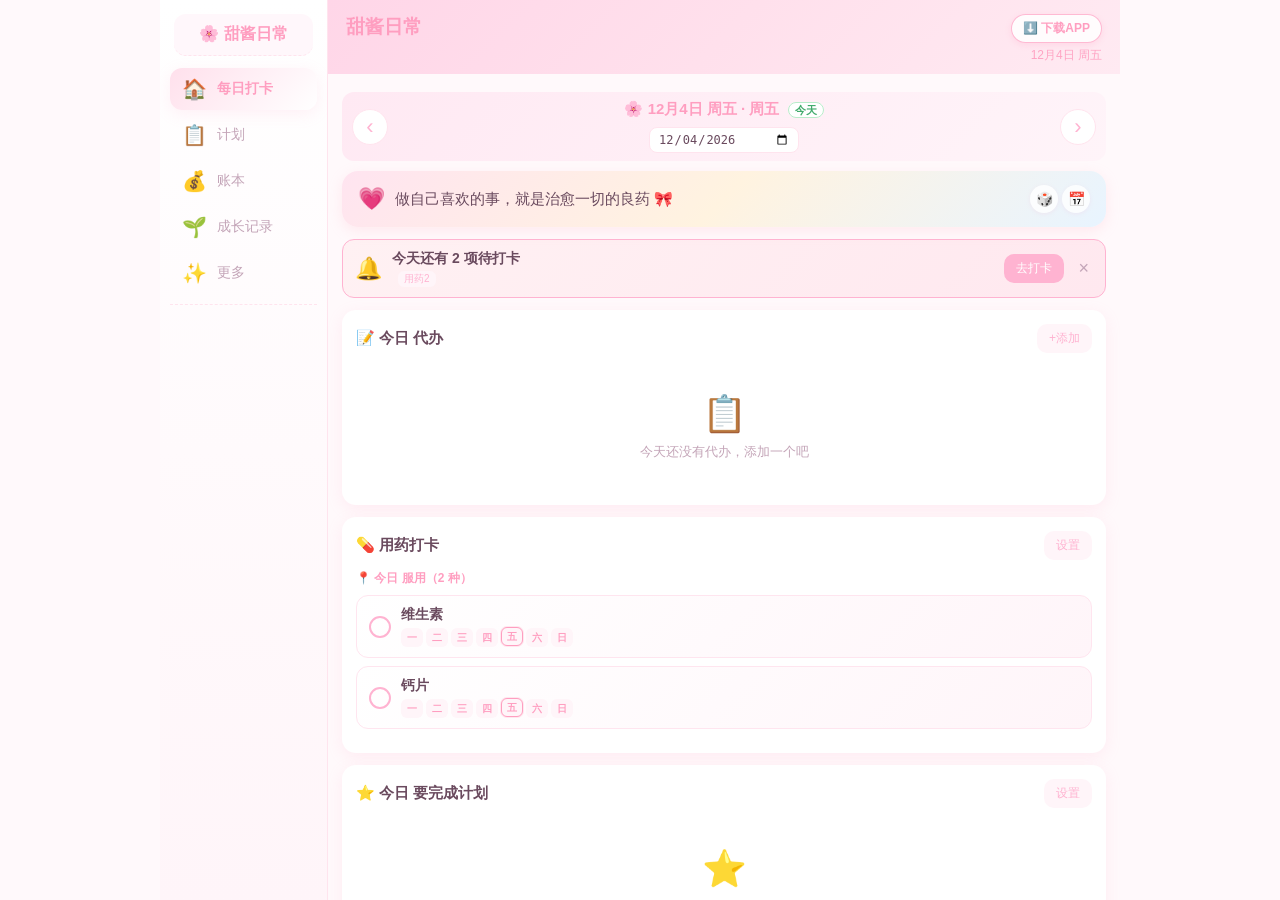
<file: index.html>
<!DOCTYPE html>
<html lang="zh-CN">
<head>
  <meta charset="UTF-8" />
  <meta name="viewport" content="width=device-width, initial-scale=1.0, maximum-scale=1.0, user-scalable=no, viewport-fit=cover" />
  <meta name="theme-color" content="#ff8fab" />
  <meta name="description" content="甜酱的日常记录：打卡、计划、记账、宝宝成长、出门清单、体重、衣物消耗品" />
  <!-- PWA -->
  <link rel="manifest" href="manifest.json" />
  <meta name="apple-mobile-web-app-capable" content="yes" />
  <meta name="apple-mobile-web-app-status-bar-style" content="default" />
  <meta name="apple-mobile-web-app-title" content="甜酱日常" />
  <link rel="apple-touch-icon" href="apple-touch-icon.png" />
  <link rel="icon" type="image/png" sizes="32x32" href="favicon.png" />
  <link rel="icon" type="image/png" sizes="192x192" href="icon-192.png" />
  <title>甜酱日常</title>
  <link rel="stylesheet" href="styles.css?v=32" />
</head>
<body>
  <div id="app">
    <!-- 左侧导航 -->
    <nav class="side-nav">
      <div class="nav-brand">🌸 甜酱日常</div>
      <button class="nav-item active" data-tab="home">
        <span class="nav-icon">🏠</span><span class="nav-label">每日打卡</span>
      </button>
      <button class="nav-item" data-tab="plan">
        <span class="nav-icon">📋</span><span class="nav-label">计划</span>
      </button>
      <button class="nav-item" data-tab="account">
        <span class="nav-icon">💰</span><span class="nav-label">账本</span>
      </button>
      <button class="nav-item" data-tab="growth">
        <span class="nav-icon">🌱</span><span class="nav-label">成长记录</span>
      </button>
      <button class="nav-item" data-tab="more">
        <span class="nav-icon">✨</span><span class="nav-label">更多</span>
      </button>
      <!-- 二级子目录（动态渲染） -->
      <div id="subNav" class="sub-nav"></div>
    </nav>

    <!-- 右侧主区 -->
    <div class="main-wrap">
      <!-- 顶部标题 -->
      <header class="top-bar">
        <h1 id="pageTitle">甜酱日常</h1>
        <div class="top-bar-right">
          <button class="btn-download-app" onclick="downloadApp()" title="下载APP到本地">⬇️ 下载APP</button>
          <div class="date" id="todayDate"></div>
        </div>
      </header>

      <!-- 内容区 -->
      <main id="content"></main>
    </div>
  </div>

  <!-- 弹窗容器 -->
  <div id="modalRoot"></div>

  <script src="app.js?v=32"></script>
  <script>
    // 注册 Service Worker 实现离线访问 + 自动更新
    if ('serviceWorker' in navigator) {
      window.addEventListener('load', () => {
        navigator.serviceWorker.register('sw.js').then(reg => {
          // 检测到新 SW 等待激活时，提示用户刷新
          reg.addEventListener('updatefound', () => {
            const newWorker = reg.installing;
            if (newWorker) {
              newWorker.addEventListener('statechange', () => {
                if (newWorker.state === 'installed' && navigator.serviceWorker.controller) {
                  // 新版本已下载，提示刷新
                  showUpdateToast();
                }
              });
            }
          });
          // 每 30 分钟检查一次更新
          setInterval(() => reg.update(), 1800000);
        }).catch(() => {});
        // 监听控制器变更（新 SW 已接管），自动刷新
        let refreshing = false;
        navigator.serviceWorker.addEventListener('controllerchange', () => {
          if (!refreshing) {
            refreshing = true;
            window.location.reload();
          }
        });
      });
    }
    // 更新提示弹窗
    function showUpdateToast() {
      const t = document.createElement('div');
      t.style.cssText = 'position:fixed;top:16px;left:50%;transform:translateX(-50%);background:#333;color:#fff;padding:12px 20px;border-radius:24px;font-size:14px;z-index:99999;box-shadow:0 4px 16px rgba(0,0,0,.3);display:flex;align-items:center;gap:10px;';
      t.innerHTML = '<span>✨ 发现新版本</span><button onclick="window.location.reload()" style="background:#ff6b9d;color:#fff;border:none;padding:6px 16px;border-radius:14px;font-size:13px;cursor:pointer;">立即更新</button>';
      document.body.appendChild(t);
      setTimeout(() => t.remove(), 15000);
    }
  </script>
</body>
</html>
</file>
<file: styles.css>
:root {
  --pink: #ffb3d1;
  --pink-deep: #ff9ec0;
  --pink-light: #ffe0ec;
  --pink-soft: #fff5f9;
  --pink-mint: #fff7fb;
  --cream: #fff9fb;
  --text: #6a4a5e;
  --text-light: #c4a5b8;
  --border: #ffe4ee;
  --green: #9ee0b5;
  --orange: #ffc499;
  --red: #ffa6b4;
  --shadow: 0 4px 16px rgba(255, 158, 192, 0.14);
}

* {
  margin: 0;
  padding: 0;
  box-sizing: border-box;
  -webkit-tap-highlight-color: transparent;
}

html, body {
  height: 100%;
  font-family: -apple-system, BlinkMacSystemFont, "PingFang SC", "Microsoft YaHei", sans-serif;
  background: var(--cream);
  color: var(--text);
  font-size: 15px;
  -webkit-font-smoothing: antialiased;
}

#app {
  display: flex;
  flex-direction: row;
  height: 100vh;
  max-width: 960px;
  margin: 0 auto;
  background: var(--cream);
  position: relative;
}

/* 左侧导航 */
.side-nav {
  width: 168px;
  flex-shrink: 0;
  background: linear-gradient(180deg, #fff 0%, var(--pink-soft) 100%);
  border-right: 1px solid var(--border);
  display: flex;
  flex-direction: column;
  padding: 14px 10px 10px;
  overflow-y: auto;
}
.side-nav .nav-brand {
  font-size: 16px;
  font-weight: 700;
  color: var(--pink-deep);
  text-align: center;
  padding: 6px 0 12px;
  border-bottom: 1px dashed var(--border);
  margin-bottom: 8px;
  background: var(--pink-mint);
  border-radius: 12px;
  margin: 0 4px 12px;
  padding: 10px 6px;
}
.nav-item {
  background: none;
  border: none;
  padding: 11px 12px;
  display: flex;
  align-items: center;
  gap: 10px;
  color: var(--text-light);
  cursor: pointer;
  font-size: 14px;
  font-weight: 500;
  border-radius: 12px;
  transition: all 0.2s;
  text-align: left;
  width: 100%;
  margin-bottom: 4px;
}
.nav-item .nav-icon {
  font-size: 20px;
  line-height: 1;
  flex-shrink: 0;
}
.nav-item .nav-label { flex: 1; }
.nav-item:active { background: var(--pink-mint); }
.nav-item.active {
  color: var(--pink-deep);
  background: linear-gradient(135deg, var(--pink-light), #fff);
  box-shadow: var(--shadow);
  font-weight: 600;
}

/* 左侧二级导航（子目录） */
.sub-nav {
  margin-top: 6px;
  padding-top: 8px;
  border-top: 1px dashed var(--border);
}
.sub-nav-title {
  font-size: 10px;
  color: var(--text-light);
  padding: 4px 12px 6px;
  letter-spacing: 0.5px;
}
.sub-nav-item {
  background: none;
  border: none;
  padding: 8px 12px 8px 24px;
  display: flex;
  align-items: center;
  gap: 8px;
  color: var(--text-light);
  cursor: pointer;
  font-size: 13px;
  border-radius: 10px;
  transition: all 0.2s;
  text-align: left;
  width: 100%;
  margin-bottom: 2px;
}
.sub-nav-item .sn-icon { font-size: 16px; flex-shrink: 0; }
.sub-nav-item:active { background: var(--pink-mint); }
.sub-nav-item.active {
  color: var(--pink-deep);
  background: var(--pink-soft);
  font-weight: 600;
}
@media (max-width: 560px) {
  .sub-nav-item { flex-direction: column; padding: 6px 2px; font-size: 9px; text-align: center; justify-content: center; gap: 2px; }
  .sub-nav-item .sn-icon { font-size: 18px; }
}

/* 右侧主区 */
.main-wrap {
  flex: 1;
  display: flex;
  flex-direction: column;
  min-width: 0;
}

/* 顶部 */
.top-bar {
  padding: 14px 18px 10px;
  background: linear-gradient(135deg, #ffd6e8 0%, #ffe0ec 50%, #ffeaf2 100%);
  color: var(--pink-deep);
  flex-shrink: 0;
  display: flex;
  align-items: flex-start;
  justify-content: space-between;
  gap: 10px;
}
.top-bar h1 {
  font-size: 19px;
  font-weight: 600;
}
.top-bar-right {
  display: flex;
  flex-direction: column;
  align-items: flex-end;
  gap: 4px;
}
.top-bar .date {
  font-size: 12px;
  opacity: 0.92;
  margin-top: 0;
}
.btn-download-app {
  appearance: none;
  border: 1px solid rgba(255,105,160,0.45);
  background: rgba(255,255,255,0.85);
  color: var(--pink-deep);
  border-radius: 999px;
  padding: 5px 11px;
  font-size: 12px;
  font-weight: 600;
  cursor: pointer;
  box-shadow: 0 2px 6px rgba(255,120,170,0.15);
  white-space: nowrap;
}
.btn-download-app:active { transform: scale(0.96); }

/* 内容区 */
#content {
  flex: 1;
  overflow-y: auto;
  padding: 14px 14px 24px;
  -webkit-overflow-scrolling: touch;
}

/* 窄屏：左侧导航收窄为图标条 */
@media (max-width: 560px) {
  #app { flex-direction: row; }
  .side-nav { width: 64px; padding: 12px 6px; }
  .side-nav .nav-brand { font-size: 11px; padding: 8px 2px; }
  .nav-item { flex-direction: column; gap: 3px; padding: 8px 2px; font-size: 10px; text-align: center; justify-content: center; }
  .nav-item .nav-icon { font-size: 22px; }
  .nav-item .nav-label { width: 100%; text-align: center; font-size: 10px; }
}

/* 通用卡片 */
.card {
  background: #fff;
  border-radius: 14px;
  padding: 14px;
  margin-bottom: 12px;
  box-shadow: var(--shadow);
}
.card-title {
  font-size: 15px;
  font-weight: 600;
  margin-bottom: 10px;
  display: flex;
  align-items: center;
  justify-content: space-between;
}
.card-title .title-left {
  display: flex;
  align-items: center;
  gap: 6px;
}

/* 按钮 */
.btn {
  background: var(--pink);
  color: #fff;
  border: none;
  border-radius: 10px;
  padding: 9px 16px;
  font-size: 14px;
  cursor: pointer;
  font-weight: 500;
  transition: opacity 0.2s;
}
.btn:active { opacity: 0.8; }
.btn-sm {
  padding: 6px 12px;
  font-size: 12px;
}
.btn-ghost {
  background: var(--pink-soft);
  color: var(--pink);
}
.btn-danger {
  background: #fff0f0;
  color: var(--red);
}
.btn-block {
  width: 100%;
  padding: 11px;
  font-size: 15px;
}

/* 输入 */
.input, .select, .textarea {
  width: 100%;
  border: 1.5px solid var(--border);
  border-radius: 10px;
  padding: 9px 12px;
  font-size: 14px;
  background: #fff;
  color: var(--text);
  font-family: inherit;
}
.input:focus, .select:focus, .textarea:focus {
  outline: none;
  border-color: var(--pink);
}
.textarea { resize: none; min-height: 60px; }
.field { margin-bottom: 10px; }
.field label {
  display: block;
  font-size: 12px;
  color: var(--text-light);
  margin-bottom: 4px;
}
.row { display: flex; gap: 8px; }
.row > * { flex: 1; }

/* 打卡圆点 */
.check-grid {
  display: grid;
  grid-template-columns: repeat(2, 1fr);
  gap: 8px;
}
.check-item {
  display: flex;
  align-items: center;
  gap: 8px;
  padding: 10px;
  border-radius: 10px;
  background: var(--pink-soft);
  cursor: pointer;
  transition: background 0.2s;
}
.check-item.done {
  background: #e3f7e9;
}
.check-circle {
  width: 22px;
  height: 22px;
  border-radius: 50%;
  border: 2px solid var(--pink);
  display: flex;
  align-items: center;
  justify-content: center;
  flex-shrink: 0;
  color: #fff;
  font-size: 12px;
}
.check-item.done .check-circle {
  background: var(--green);
  border-color: var(--green);
}
.check-item .check-text {
  font-size: 13px;
}

/* ============ 用药卡片 & 周几标签 ============ */
.med-section-title {
  font-size: 12px;
  font-weight: 600;
  color: var(--pink-deep);
  margin: 4px 0 8px;
}
.med-section-title.dim {
  color: var(--text-light);
}
.med-grid {
  display: grid;
  grid-template-columns: repeat(1, 1fr);
  gap: 8px;
  margin-bottom: 10px;
}
.med-item {
  display: flex;
  align-items: center;
  gap: 10px;
  padding: 10px 12px;
  border-radius: 12px;
  background: linear-gradient(135deg, #fff 0%, #fff5f9 100%);
  cursor: pointer;
  border: 1px solid #ffe5ef;
  transition: background .2s;
}
.med-item.done {
  background: linear-gradient(135deg, #fff 0%, #eafbe9 100%);
  border-color: #c6ecc4;
}
.med-item.is-rest {
  opacity: .7;
  background: #fafafa;
  border-color: #eee;
}
.med-info {
  flex: 1;
  min-width: 0;
}
.med-name {
  font-size: 14px;
  font-weight: 600;
  color: var(--text);
  margin-bottom: 4px;
  word-break: break-word;
}
.med-rest-tag {
  font-size: 10px;
  color: var(--text-light);
  background: #eee;
  padding: 1px 6px;
  border-radius: 8px;
  font-weight: 500;
  margin-left: 4px;
  vertical-align: middle;
}
.med-wd-row {
  display: flex;
  gap: 3px;
  flex-wrap: wrap;
}
.wd-pill {
  font-size: 10px;
  padding: 1px 5px;
  border-radius: 6px;
  line-height: 1.5;
  border: 1px solid transparent;
}
.wd-pill.on {
  background: var(--pink-soft);
  color: var(--pink-deep);
  font-weight: 600;
}
.wd-pill.off {
  background: #f5f5f5;
  color: #bbb;
  text-decoration: line-through;
}
.wd-pill.today {
  border-color: var(--pink-deep);
  transform: translateY(-1px);
  box-shadow: 0 0 0 1px rgba(255,107,157,.15);
}
/* 用药设置弹窗里的一行 */
.med-edit-tip {
  font-size: 12px;
  color: var(--text-light);
  margin-bottom: 8px;
  padding: 6px 8px;
  background: var(--pink-soft);
  border-radius: 8px;
}
.med-edit-row {
  display: flex;
  align-items: center;
  gap: 8px;
  padding: 8px;
  border-radius: 10px;
  background: #fafafa;
  margin-bottom: 6px;
}
.med-edit-name {
  flex: 1;
  min-width: 0;
}
.wd-check-row {
  display: flex;
  gap: 3px;
  align-items: center;
  flex-wrap: wrap;
}
.wd-check {
  font-size: 11px;
  padding: 3px 5px;
  border-radius: 6px;
  background: #eee;
  color: #aaa;
  cursor: pointer;
  user-select: none;
  min-width: 22px;
  text-align: center;
  font-weight: 600;
  transition: all .15s;
}
.wd-check.on {
  background: var(--pink);
  color: #fff;
}

/* 代办列表 */
.todo-item {
  display: flex;
  align-items: center;
  gap: 8px;
  padding: 9px 0;
  border-bottom: 1px solid var(--border);
}
.todo-item:last-child { border-bottom: none; }
.todo-item .checkbox {
  width: 20px;
  height: 20px;
  border-radius: 6px;
  border: 2px solid var(--border);
  flex-shrink: 0;
  cursor: pointer;
  display: flex;
  align-items: center;
  justify-content: center;
  color: #fff;
  font-size: 11px;
}
.todo-item.done .checkbox {
  background: var(--green);
  border-color: var(--green);
}
.todo-item .todo-text { flex: 1; font-size: 14px; }
.todo-item.done .todo-text {
  text-decoration: line-through;
  color: var(--text-light);
}
.todo-item .del-btn {
  background: none;
  border: none;
  color: var(--red);
  font-size: 16px;
  cursor: pointer;
  padding: 0 4px;
}

/* 统计条 */
.stat-row {
  display: flex;
  flex-wrap: wrap;
  gap: 8px;
  margin-bottom: 12px;
}
.stat-box {
  flex: 1 1 0;
  min-width: 70px;
  background: var(--pink-soft);
  border-radius: 12px;
  padding: 12px 8px;
  text-align: center;
}
.stat-box .num {
  font-size: 20px;
  font-weight: 700;
  color: var(--pink);
}
.stat-box .label {
  font-size: 11px;
  color: var(--text-light);
  margin-top: 2px;
}

/* 列表项 */
.list-item {
  position: relative;
  display: flex;
  align-items: center;
  gap: 10px;
  padding: 10px 0;
  border-bottom: 1px solid var(--border);
}
.list-item:last-child { border-bottom: none; }
.list-item img.thumb {
  width: 48px;
  height: 48px;
  border-radius: 8px;
  object-fit: cover;
  background: var(--border);
}
.list-item .item-main { flex: 1; min-width: 0; }
.list-item .item-title {
  font-size: 14px;
  font-weight: 500;
  overflow: hidden;
  text-overflow: ellipsis;
  white-space: nowrap;
}
.list-item .item-sub {
  font-size: 12px;
  color: var(--text-light);
  margin-top: 2px;
}
.list-item .item-right {
  text-align: right;
  font-size: 13px;
  font-weight: 600;
}

/* 子标签页 */
.sub-tabs {
  display: flex;
  flex-wrap: wrap;
  gap: 6px;
  margin-bottom: 12px;
  padding-bottom: 2px;
}
.sub-tab {
  background: #fff;
  border: 1.5px solid var(--border);
  border-radius: 20px;
  padding: 6px 14px;
  font-size: 13px;
  cursor: pointer;
  color: var(--text-light);
  transition: all 0.2s;
}
.sub-tab.active {
  background: var(--pink);
  color: #fff;
  border-color: var(--pink);
}

/* 空状态 */
.empty {
  text-align: center;
  padding: 30px 10px;
  color: var(--text-light);
  font-size: 13px;
}
.empty .emoji { font-size: 36px; display: block; margin-bottom: 8px; }

/* 浮动添加按钮 */
.fab {
  position: absolute;
  right: 16px;
  bottom: 20px;
  width: 50px;
  height: 50px;
  border-radius: 50%;
  background: linear-gradient(135deg, var(--pink), var(--pink-deep));
  color: #fff;
  border: none;
  font-size: 26px;
  box-shadow: 0 4px 14px rgba(255, 158, 192, 0.4);
  cursor: pointer;
  z-index: 10;
  display: flex;
  align-items: center;
  justify-content: center;
}

/* 弹窗 */
.modal-mask {
  position: fixed;
  inset: 0;
  background: rgba(0, 0, 0, 0.4);
  display: flex;
  align-items: flex-end;
  justify-content: center;
  z-index: 100;
  animation: fade 0.2s;
}
.modal {
  background: #fff;
  width: 100%;
  max-width: 480px;
  border-radius: 18px 18px 0 0;
  padding: 16px;
  max-height: 85vh;
  overflow-y: auto;
  animation: slideUp 0.25s;
}
.modal-head {
  display: flex;
  justify-content: space-between;
  align-items: center;
  margin-bottom: 12px;
}
.modal-head h3 { font-size: 16px; }
.modal-close {
  background: none;
  border: none;
  font-size: 22px;
  color: var(--text-light);
  cursor: pointer;
}
@keyframes fade { from { opacity: 0; } }
@keyframes slideUp { from { transform: translateY(100%); } }

/* 图片预览 */
.img-preview {
  width: 100%;
  border-radius: 10px;
  margin-top: 8px;
  max-height: 180px;
  object-fit: cover;
}
.img-grid {
  display: grid;
  grid-template-columns: repeat(3, 1fr);
  gap: 6px;
  margin-top: 8px;
}
.img-grid img {
  width: 100%;
  aspect-ratio: 1;
  object-fit: cover;
  border-radius: 8px;
}

/* 利润标签 */
.profit-pos { color: var(--green); }
.profit-neg { color: var(--red); }

/* 进度条 */
.progress-bar {
  height: 8px;
  background: var(--border);
  border-radius: 4px;
  overflow: hidden;
  margin-top: 6px;
}
.progress-fill {
  height: 100%;
  background: linear-gradient(90deg, var(--pink), #ffb3c6);
  border-radius: 4px;
  transition: width 0.3s;
}

/* 消耗品数量 */
.stock-low { color: var(--orange); }
.stock-empty { color: var(--red); }

/* 章节标题 */
.section-head {
  font-size: 13px;
  color: var(--text-light);
  margin: 4px 4px 8px;
  font-weight: 500;
}

/* tag */
.tag {
  display: inline-block;
  padding: 2px 8px;
  border-radius: 10px;
  font-size: 11px;
  background: var(--pink-soft);
  color: var(--pink);
}
.tag-green { background: #e3f7e9; color: var(--green); }
.tag-orange { background: #fff0e0; color: var(--orange); }
.tag-red { background: #ffe9e9; color: var(--red); }

/* 月历 */
.cal-head {
  display: flex;
  align-items: center;
  justify-content: space-between;
  margin-bottom: 12px;
}
.cal-title {
  font-size: 16px;
  font-weight: 600;
  display: flex;
  align-items: center;
}
.cal-nav {
  width: 36px;
  height: 36px;
  border-radius: 50%;
  border: 1.5px solid var(--border);
  background: #fff;
  font-size: 22px;
  color: var(--pink);
  cursor: pointer;
  line-height: 1;
  display: flex;
  align-items: center;
  justify-content: center;
}
.cal-nav:active { background: var(--pink-soft); }

/* 计划页(daily/weekly/monthly)导航栏 */
.plan-nav {
  display: flex;
  align-items: center;
  justify-content: space-between;
  margin-bottom: 8px;
  gap: 8px;
}
.plan-nav-mid {
  flex: 1;
  text-align: center;
  display: flex;
  flex-direction: column;
  align-items: center;
  gap: 4px;
}
.plan-date-input {
  font-size: 12px;
  padding: 4px 8px;
  border: 1px solid var(--border);
  border-radius: 8px;
  background: #fff;
  color: var(--text);
  width: 150px;
  max-width: 100%;
}

/* routine 每周频率编辑行 */
.routine-edit-row {
  display: flex;
  align-items: center;
  gap: 8px;
  padding: 8px 0;
  border-bottom: 1px dashed var(--border);
}
.routine-edit-row:last-child { border-bottom: none; }
.routine-edit-row > .input {
  flex: 1;
  min-width: 0;
}
.routine-edit-row .wd-row {
  display: flex;
  flex-wrap: wrap;
  gap: 3px;
  flex-shrink: 0;
}
.routine-edit-row .del-btn {
  flex-shrink: 0;
}

.cal-grid {
  display: grid;
  grid-template-columns: repeat(7, 1fr);
  gap: 4px;
  margin-top: 8px;
}
.cal-wk {
  text-align: center;
  font-size: 12px;
  color: var(--text-light);
  padding: 6px 0;
  font-weight: 600;
}
.cal-wk:first-child,
.cal-wk:last-child {
  color: var(--pink);
}
.cal-cell {
  aspect-ratio: 1 / 1.65;
  min-height: 96px;
  border-radius: 10px;
  padding: 6px 7px;
  background: var(--pink-soft);
  cursor: pointer;
  display: flex;
  flex-direction: column;
  position: relative;
  overflow: hidden;
  transition: transform 0.15s;
}
.cal-cell:active { transform: scale(0.95); }
.cal-cell.empty {
  background: transparent;
  cursor: default;
  min-height: 0;
  aspect-ratio: auto;
}
.cal-cell.empty:active { transform: none; }
.cal-cell.today {
  background: var(--pink);
}
.cal-cell.today .cal-date { color: #fff; font-weight: 700; }
.cal-cell.today .cal-preview { color: rgba(255, 255, 255, 0.92); }
.cal-cell.today .cal-count { color: rgba(255, 255, 255, 0.95); }
.cal-cell.has-rec {
  box-shadow: inset 0 0 0 1.5px var(--pink);
}
.cal-cell.today.has-rec {
  box-shadow: inset 0 0 0 1.5px #fff;
}
.cal-date {
  font-size: 13px;
  font-weight: 600;
  color: var(--text);
}
.cal-preview {
  font-size: 11px;
  color: var(--text-light);
  margin-top: 3px;
  line-height: 1.3;
  overflow: hidden;
  text-overflow: ellipsis;
  display: -webkit-box;
  -webkit-line-clamp: 5;
  -webkit-box-orient: vertical;
  white-space: normal;
  word-break: break-all;
  flex: 1;
}
.cal-count {
  position: absolute;
  bottom: 4px;
  right: 5px;
  font-size: 10px;
  color: var(--pink);
  background: rgba(255, 255, 255, 0.9);
  padding: 1px 6px;
  border-radius: 10px;
}
.cal-count.todo { color: var(--orange); }

/* 月历一览：日期小徽章 */
.cal-day-badge {
  width: 32px;
  height: 32px;
  border-radius: 50%;
  background: var(--pink);
  color: #fff;
  display: flex;
  align-items: center;
  justify-content: center;
  font-size: 13px;
  font-weight: 700;
  flex-shrink: 0;
}

/* ============ 图表 ============ */
.week-chart {
  margin-top: 12px;
}
.chart-grid {
  display: grid;
  grid-template-columns: repeat(7, 1fr);
  align-items: end;
  gap: 4px;
  padding: 8px 0 4px;
  min-height: 180px;
}
.chart-col {
  display: flex;
  flex-direction: column;
  align-items: center;
  gap: 3px;
}
.chart-bar-wrap {
  width: 100%;
  height: 130px;
  background: var(--bg);
  border-radius: 6px;
  display: flex;
  align-items: flex-end;
  justify-content: center;
  padding: 2px;
  overflow: hidden;
}
.chart-bar {
  width: 70%;
  background: linear-gradient(180deg, var(--pink) 0%, #ffb3c6 100%);
  border-radius: 5px 5px 3px 3px;
  min-height: 3px;
  transition: height 0.4s;
}
.chart-pct {
  font-size: 10px;
  font-weight: 600;
  line-height: 1;
}
.chart-label {
  font-size: 11px;
  color: var(--text);
  text-align: center;
  line-height: 1.2;
  font-weight: 500;
}
.chart-label span {
  color: var(--text-light);
  font-weight: 400;
  font-size: 10px;
}
.chart-legend {
  display: flex;
  flex-wrap: wrap;
  gap: 10px;
  margin-top: 10px;
  padding: 8px 4px 0;
  border-top: 1px dashed var(--border);
}
.legend-item {
  display: flex;
  align-items: center;
  gap: 5px;
  font-size: 11px;
  color: var(--text-light);
}
.legend-item i {
  width: 10px;
  height: 10px;
  border-radius: 3px;
  display: inline-block;
}
/* 周详细进度 */
.week-detail {
  margin-top: 14px;
  padding-top: 10px;
  border-top: 1px solid var(--border);
}
.wd-row {
  display: flex;
  align-items: center;
  gap: 8px;
  padding: 6px 0;
}
.wd-date {
  width: 72px;
  font-size: 12px;
  color: var(--text-light);
  flex-shrink: 0;
}
.wd-bars {
  flex: 1;
  display: flex;
  flex-direction: column;
  gap: 3px;
}
.wd-seg {
  position: relative;
  height: 14px;
  background: var(--bg);
  border-radius: 4px;
  overflow: visible;
}
.wd-seg i {
  position: absolute;
  left: 0;
  top: 0;
  height: 100%;
  display: block;
  border-radius: 4px;
  min-width: 8px;
  opacity: 0.85;
}
.wd-seg span {
  position: absolute;
  left: 100%;
  top: -1px;
  font-size: 10px;
  color: var(--text-light);
  padding-left: 6px;
  white-space: nowrap;
  line-height: 16px;
}

/* ============ 提醒条 ============ */
.remind-banner {
  background: linear-gradient(135deg, #fff1f3, #ffe8ef);
  border: 1.5px solid var(--pink);
  border-radius: 12px;
  padding: 10px 12px;
  margin-bottom: 12px;
  animation: bannerIn 0.35s ease;
}
@keyframes bannerIn {
  from { transform: translateY(-8px); opacity: 0; }
  to { transform: translateY(0); opacity: 1; }
}
.remind-head {
  display: flex;
  align-items: center;
  gap: 10px;
}
.remind-icon {
  font-size: 22px;
  flex-shrink: 0;
}
.remind-txt {
  flex: 1;
  font-size: 13px;
  color: var(--text);
  min-width: 0;
}
.remind-txt b {
  font-size: 14px;
}

/* ============ 早睡卡片 ============ */
.sleep-card {
  background: linear-gradient(135deg, #fff 0%, #f9f5ff 100%);
}
.sleep-row {
  display: grid;
  grid-template-columns: 1fr auto 1fr;
  gap: 8px;
  align-items: center;
  margin: 6px 0 12px;
}
.sleep-box {
  background: var(--bg);
  border-radius: 12px;
  padding: 12px 8px;
  text-align: center;
  border: 1.5px solid var(--border);
}
.sleep-box.sleep-good {
  background: #e9f9ef;
  border-color: var(--green);
}
.sleep-box.sleep-bad {
  background: #ffebeb;
  border-color: var(--red);
}
.sleep-box.sleep-empty {
  background: repeating-linear-gradient(135deg, var(--bg), var(--bg) 6px, #fff4fa 6px, #fff4fa 12px);
  border-style: dashed;
}
.sleep-label {
  font-size: 11px;
  color: var(--text-light);
}
.sleep-time {
  font-size: 24px;
  font-weight: 700;
  color: var(--pink);
  letter-spacing: 0.5px;
  margin: 2px 0;
  font-variant-numeric: tabular-nums;
}
.sleep-good .sleep-time { color: var(--green); }
.sleep-bad .sleep-time { color: var(--red); }
.sleep-empty .sleep-time { color: var(--text-light); font-size: 16px; font-weight: 500; }
.sleep-sub {
  font-size: 11px;
  color: var(--text-light);
}
.sleep-arrow {
  color: var(--pink);
  font-size: 20px;
  font-weight: 700;
}
.sleep-actions {
  display: flex;
  flex-wrap: wrap;
  gap: 6px;
  justify-content: center;
}
.sleep-streak {
  margin-top: 12px;
  padding: 10px;
  background: linear-gradient(135deg, #f4efff, #fff1f3);
  border-radius: 10px;
  text-align: center;
  font-size: 13px;
  font-weight: 600;
  color: #7a5cff;
}
.section-head {
  font-size: 12px;
  color: var(--text-light);
  margin: 10px 2px 6px;
  font-weight: 600;
  padding-left: 4px;
  border-left: 3px solid var(--pink);
}

/* ============ Toast ============ */
#toastBox {
  position: fixed;
  left: 50%;
  top: 90px;
  transform: translateX(-50%);
  z-index: 99999;
  display: flex;
  flex-direction: column;
  gap: 6px;
  pointer-events: none;
}
.toast {
  background: rgba(0,0,0,0.78);
  color: #fff;
  padding: 10px 18px;
  border-radius: 999px;
  font-size: 13px;
  box-shadow: 0 6px 18px rgba(0,0,0,0.18);
  animation: toastIn 0.28s ease;
  white-space: nowrap;
}
.toast.toast-out {
  animation: toastOut 0.3s forwards;
}
@keyframes toastIn {
  from { opacity: 0; transform: translateY(-6px); }
  to { opacity: 1; transform: translateY(0); }
}
@keyframes toastOut {
  to { opacity: 0; transform: translateY(-6px); }
}

/* select 样式 */
.select {
  width: 100%;
  border: 1.5px solid var(--border);
  border-radius: 10px;
  padding: 9px 12px;
  background: #fff;
  font-size: 14px;
  outline: none;
  -webkit-appearance: none;
}

/* ============ 周总结卡片 ============ */
.week-summary-card {
  background: linear-gradient(135deg, #fff 0%, #fff8fb 100%);
  position: relative;
}
.week-summary-card::before {
  content: '';
  position: absolute;
  inset: 0;
  border-radius: 16px;
  padding: 1.5px;
  background: linear-gradient(135deg, var(--pink), #b7a6ff);
  -webkit-mask: linear-gradient(#fff 0 0) content-box, linear-gradient(#fff 0 0);
  -webkit-mask-composite: xor;
  mask-composite: exclude;
  pointer-events: none;
}
.week-praise {
  text-align: center;
  padding: 12px 8px;
  margin: 8px 0;
  font-size: 14px;
  font-weight: 600;
  color: var(--pink);
  background: var(--pink-soft);
  border-radius: 10px;
}
.week-best, .week-worst {
  font-size: 12px;
  margin: 4px 0;
  display: flex;
  align-items: center;
  gap: 6px;
  color: var(--text-light);
}
.week-rank-list {
  margin-top: 10px;
  padding-top: 8px;
  border-top: 1px dashed var(--border);
}
.wr-item {
  display: flex;
  align-items: center;
  gap: 8px;
  padding: 4px 0;
}
.wr-wd {
  width: 40px;
  font-size: 12px;
  color: var(--text);
  flex-shrink: 0;
}
.wr-bar-wrap {
  flex: 1;
  height: 10px;
  background: var(--bg);
  border-radius: 5px;
  overflow: hidden;
}
.wr-bar {
  height: 100%;
  border-radius: 5px;
  transition: width 0.4s;
  min-width: 4px;
}
.wr-pct {
  width: 38px;
  text-align: right;
  font-size: 11px;
  color: var(--text-light);
  font-variant-numeric: tabular-nums;
}

/* ============ 图片预览容器 ============ */
.img-preview {
  min-height: 0;
}
.img-preview:empty { display: none; }
.img-preview img {
  width: 100%;
  max-height: 200px;
  object-fit: contain;
  border-radius: 10px;
  border: 1px solid var(--border);
}

/* ============ 消耗品按地点分组 ============ */
.loc-group {
  margin-bottom: 14px;
}
.loc-group:last-child { margin-bottom: 0; }
.loc-head {
  font-size: 13px;
  font-weight: 600;
  color: var(--text);
  padding: 8px 10px;
  background: var(--pink-soft);
  border-radius: 10px;
  margin-bottom: 6px;
  display: flex;
  align-items: center;
  gap: 6px;
}
.loc-count {
  font-size: 11px;
  font-weight: 400;
  color: var(--text-light);
}

/* ============ 拉屎记录月历 ============ */
.poop-card { background: linear-gradient(135deg, #fff 0%, #fffaf0 100%); }
.poop-quick {
  margin: 10px 0;
  padding: 10px;
  background: var(--pink-soft);
  border-radius: 12px;
}
.poop-today-info {
  font-size: 13px;
  color: var(--text);
  margin-bottom: 8px;
  text-align: center;
  font-weight: 500;
}
.poop-cell {
  background: #fff8e8;
}
.poop-cell.has-rec {
  box-shadow: inset 0 0 0 1.5px var(--orange);
}
.poop-cell.today.has-rec {
  box-shadow: inset 0 0 0 1.5px #fff;
}
.poop-shape-mini {
  font-size: 12px;
  text-align: center;
  margin-top: 1px;
}

/* 三宫格统计行兼容 */
.stat-row .stat-box .num { word-break: break-all; }

/* ============ 体重记录 ============ */
.weight-today-diff {
  display: flex;
  align-items: center;
  gap: 10px;
  padding: 10px 12px;
  background: var(--pink-soft);
  border-radius: 12px;
  margin: 8px 0;
  font-size: 13px;
  font-weight: 500;
}
.weight-today-diff .diff-hint {
  font-size: 11px;
  color: var(--text-light);
  font-weight: 400;
  margin-left: auto;
}
.weight-day-row {
  display: flex;
  align-items: center;
  gap: 8px;
  padding: 10px 0;
  border-bottom: 1px solid var(--border);
  flex-wrap: wrap;
}
.weight-day-row:last-child { border-bottom: none; }
.wd-date {
  font-size: 13px;
  font-weight: 600;
  color: var(--text);
  width: 100%;
  margin-bottom: 4px;
}
.wd-vals {
  display: flex;
  align-items: center;
  gap: 8px;
  flex: 1;
  flex-wrap: wrap;
}
.wd-val {
  font-size: 13px;
  padding: 3px 8px;
  border-radius: 8px;
  background: var(--pink-mint);
  color: var(--text);
}
.wd-val.morning { background: #fff4e0; color: #b8761a; }
.wd-val.evening { background: #f0e8fb; color: #7b4ca0; }
.wd-diff { font-size: 13px; font-weight: 600; }
.wd-note { font-size: 11px; color: var(--text-light); width: 100%; }
.wd-del { display: flex; gap: 4px; }

/* 体重曲线图 */
.weight-chart {
  margin: 10px 0;
  padding: 12px;
  background: var(--pink-soft);
  border-radius: 14px;
}
.chart-title {
  font-size: 14px;
  font-weight: 600;
  color: var(--pink-deep);
  margin-bottom: 8px;
}
.chart-legend {
  display: flex;
  gap: 12px;
  font-size: 11px;
  color: var(--text-light);
  margin-bottom: 6px;
}
.lg-item { display: flex; align-items: center; gap: 4px; }
.lg-dot { width: 8px; height: 8px; border-radius: 50%; display: inline-block; }
.chart-svg { width: 100%; height: auto; display: block; }
.chart-empty {
  text-align: center;
  font-size: 12px;
  color: var(--text-light);
  padding: 16px;
  background: var(--pink-soft);
  border-radius: 12px;
  margin: 8px 0;
}

/* ============ 数据管理 ============ */
.data-stats {
  display: grid;
  grid-template-columns: repeat(2, 1fr);
  gap: 8px;
}
.data-stat {
  display: flex;
  align-items: center;
  gap: 8px;
  padding: 8px 10px;
  background: var(--pink-soft);
  border-radius: 10px;
  font-size: 13px;
}
.ds-icon { font-size: 18px; flex-shrink: 0; }
.ds-label { color: var(--text-light); flex: 1; font-size: 12px; }
.ds-num { font-weight: 600; color: var(--pink-deep); font-size: 13px; }
.data-actions { display: flex; flex-direction: column; gap: 8px; margin-bottom: 10px; }
.data-tip {
  font-size: 12px;
  color: var(--text-light);
  background: var(--pink-mint);
  padding: 10px 12px;
  border-radius: 10px;
  line-height: 1.5;
}
.app-ver-row {
  display: flex;
  align-items: center;
  justify-content: space-between;
  padding: 10px 12px;
  background: var(--pink-soft);
  border-radius: 10px;
  font-size: 13px;
}
.app-ver-label { color: var(--text-light); }
.app-ver-val { font-weight: 700; color: var(--pink-deep); }

/* ============ 突发奇想/生活tips ============ */
.tips-card.tips-sudden {
  background: linear-gradient(135deg, #fff 0%, #fff8e8 100%);
}
.tips-card.tips-life {
  background: linear-gradient(135deg, #fff 0%, #f0faf3 100%);
}
.tips-input-row {
  display: flex;
  gap: 8px;
  align-items: center;
}
.tips-input { flex: 1; }
.tips-input-row .btn { flex-shrink: 0; }
.tips-list { display: flex; flex-direction: column; gap: 8px; }
.tip-item {
  background: #fff;
  border-radius: 12px;
  padding: 12px 14px;
  box-shadow: var(--shadow);
  border-left: 3px solid var(--pink);
}
.tip-item.tip-sudden {
  border-left-color: #ffb946;
  background: linear-gradient(135deg, #fff 0%, #fffdf5 100%);
}
.tip-item.tip-life {
  border-left-color: var(--green);
  background: linear-gradient(135deg, #fff 0%, #f7fff9 100%);
}
.tip-text {
  font-size: 14px;
  color: var(--text);
  line-height: 1.5;
  margin-bottom: 8px;
  word-break: break-word;
  white-space: pre-wrap;
}
.tip-meta {
  display: flex;
  justify-content: space-between;
  align-items: center;
  font-size: 11px;
  color: var(--text-light);
}
.tip-date { opacity: 0.8; }
.tip-actions { display: flex; gap: 6px; }
/* tips 图片预览（添加/编辑时） */
.tips-img-preview { display: flex; gap: 6px; flex-wrap: wrap; margin-top: 6px; }
.tip-prev-item { position: relative; width: 72px; height: 72px; }
.tip-prev-item img { width: 72px; height: 72px; object-fit: cover; border-radius: 8px; box-shadow: var(--shadow); }
.tip-prev-del {
  position: absolute; top: -4px; right: -4px;
  width: 20px; height: 20px; border-radius: 50%;
  background: var(--red, #ff4d4f); color: #fff;
  font-size: 14px; line-height: 1; padding: 0;
  display: flex; align-items: center; justify-content: center;
}
/* tips 列表里的图片 */
.tip-img-wrap { margin: 6px 0; }
.tip-img-wrap img {
  max-width: 100%; max-height: 240px;
  border-radius: 10px; box-shadow: var(--shadow);
  cursor: pointer; display: block;
}
.count-badge {
  font-size: 11px;
  color: var(--pink-deep);
  background: var(--pink-soft);
  padding: 2px 8px;
  border-radius: 10px;
}

/* ============ 待购物清单 ============ */
.shop-card {
  background: linear-gradient(135deg, #fff 0%, #fff5f9 100%);
}
.shop-add-row {
  display: flex;
  align-items: stretch;
  gap: 8px;
  margin-top: 6px;
}
.shop-add-main {
  flex: 1;
  display: flex;
  flex-direction: column;
  gap: 6px;
}
.shop-sub {
  display: flex;
  gap: 6px;
  align-items: center;
}
.input-sm, .select-sm {
  padding: 6px 10px;
  font-size: 13px;
  border-radius: 8px;
}
.shop-section { margin-bottom: 12px; }
.shop-section-title {
  font-size: 13px;
  font-weight: 600;
  color: var(--pink-deep);
  margin: 8px 0 6px;
  padding-bottom: 4px;
  border-bottom: 1px dashed var(--border);
}
.shop-section.shop-done .shop-section-title { color: var(--text-light); }
.shop-group {
  margin-bottom: 10px;
  background: var(--pink-soft);
  border-radius: 12px;
  overflow: hidden;
}
.shop-group-head {
  display: flex;
  align-items: center;
  gap: 6px;
  padding: 10px 12px;
  font-size: 13px;
  font-weight: 600;
  color: var(--pink-deep);
  cursor: pointer;
  user-select: none;
  transition: background .2s;
}
.shop-group-head:hover {
  background: rgba(255, 107, 157, .08);
}
.shop-group-arrow {
  font-size: 10px;
  color: var(--pink);
  transition: transform .2s;
  width: 14px;
  text-align: center;
}
.shop-group-label {
  flex: 1;
}
.shop-group-cnt {
  background: #fff;
  color: var(--pink);
  padding: 2px 8px;
  border-radius: 10px;
  font-size: 11px;
  font-weight: 500;
}
.shop-group-body {
  padding: 2px 10px 10px;
  overflow: hidden;
  animation: slideDown .25s ease;
}
.shop-group-body.is-collapsed {
  display: none;
}
@keyframes slideDown {
  from { opacity: 0; transform: translateY(-4px); }
  to { opacity: 1; transform: translateY(0); }
}
.shop-group-done {
  background: #f2f2f2;
}
.shop-group-done .shop-group-head {
  color: var(--text-light);
}
.shop-item {
  display: flex;
  align-items: center;
  gap: 8px;
  padding: 10px 12px;
  background: #fff;
  border-radius: 10px;
  margin-bottom: 6px;
}
.shop-item:last-child { margin-bottom: 0; }
.shop-item-done .shop-name {
  text-decoration: line-through;
  color: var(--text-light);
}
.shop-check {
  display: flex;
  align-items: center;
  gap: 8px;
  flex: 1;
  cursor: pointer;
  font-size: 14px;
}
.shop-check input[type="checkbox"] {
  width: 18px;
  height: 18px;
  accent-color: var(--pink);
  flex-shrink: 0;
}
.shop-name { color: var(--text); flex: 1; word-break: break-word; }
.shop-qty {
  font-size: 12px;
  color: var(--pink-deep);
  background: var(--pink-soft);
  padding: 2px 7px;
  border-radius: 6px;
}
.shop-shop {
  font-size: 11px;
  color: var(--text-light);
}
.shop-item-actions { display: flex; gap: 4px; flex-shrink: 0; }
/* 分类管理 */
.shop-cat-mgr {
  margin-bottom: 12px;
  border: 1px solid var(--border);
  border-radius: 10px;
  overflow: hidden;
}
.shop-cat-row {
  display: flex;
  align-items: center;
  justify-content: space-between;
  padding: 10px 12px;
  border-bottom: 1px solid var(--border);
  font-size: 14px;
  background: #fff;
}
.shop-cat-row:last-child { border-bottom: none; }
.shop-cat-ops {
  display: flex;
  gap: 4px;
}
.btn-xs {
  padding: 3px 8px;
  font-size: 12px;
  border-radius: 6px;
  min-width: 28px;
}

/* ============ 过期提醒 ============ */
.expire-summary {
  display: flex;
  flex-wrap: wrap;
  gap: 6px;
  padding: 8px 10px;
  margin: 0 0 10px;
  background: #fffaf0;
  border-radius: 10px;
}
.exp-badge {
  padding: 4px 10px;
  border-radius: 8px;
  font-size: 12px;
  font-weight: 600;
}
.exp-badge.exp-expired {
  background: #fff0f0;
  color: var(--red);
}
.exp-badge.exp-warn {
  background: #fff4e0;
  color: #e08800;
}
.exp-tag {
  display: inline-block;
  margin-left: 6px;
  padding: 1px 6px;
  border-radius: 6px;
  font-size: 11px;
  font-weight: 600;
  vertical-align: middle;
}
.exp-tag.exp-expired {
  background: var(--red);
  color: #fff;
}
.exp-tag.exp-warn {
  background: #ffb946;
  color: #fff;
}

/* ============ 宝宝成长 图片/视频 ============ */
.baby-item {
  flex-direction: column;
  align-items: flex-start;
}
.baby-item .item-col-actions {
  position: absolute;
  top: 8px;
  right: 8px;
  display: flex;
  gap: 4px;
}
.baby-media-row {
  display: grid;
  grid-template-columns: repeat(3, 1fr);
  gap: 6px;
  margin-top: 8px;
}
.baby-media-thumb {
  position: relative;
  width: 100%;
  padding-bottom: 100%;
  border-radius: 8px;
  overflow: hidden;
  background: var(--pink-soft);
  cursor: pointer;
}
.baby-media-thumb img,
.baby-media-thumb video {
  position: absolute;
  inset: 0;
  width: 100%;
  height: 100%;
  object-fit: cover;
  display: block;
}
.baby-media-thumb.is-video::after,
.baby-media-thumb .play-overlay {
  content: '';
  position: absolute;
  inset: 0;
  display: flex;
  align-items: center;
  justify-content: center;
  font-size: 22px;
  color: #fff;
  text-shadow: 0 1px 3px rgba(0,0,0,0.35);
  pointer-events: none;
}
.play-overlay.small { font-size: 14px; }
/* 弹窗里的媒体选择 */
.media-picker {
  display: flex;
  align-items: center;
  gap: 8px;
  flex-wrap: wrap;
}
.media-pick-btn {
  display: inline-flex;
  align-items: center;
  gap: 4px;
  padding: 8px 14px;
  background: var(--pink-soft);
  color: var(--pink-deep);
  border-radius: 10px;
  font-size: 13px;
  font-weight: 500;
  cursor: pointer;
}
.media-pick-btn:active { opacity: 0.7; }
.media-tip {
  font-size: 11px;
  color: var(--text-light);
}
.media-draft-list {
  display: grid;
  grid-template-columns: repeat(4, 1fr);
  gap: 6px;
  margin-top: 8px;
}
.media-draft-item {
  position: relative;
  width: 100%;
  padding-bottom: 100%;
  border-radius: 8px;
  overflow: hidden;
  background: var(--pink-soft);
}
.media-draft-item img,
.media-draft-video-wrap video {
  position: absolute;
  inset: 0;
  width: 100%;
  height: 100%;
  object-fit: cover;
  display: block;
}
.media-draft-video-wrap {
  position: absolute;
  inset: 0;
}
.media-del-btn {
  position: absolute;
  top: 2px;
  right: 2px;
  width: 20px;
  height: 20px;
  border: none;
  background: rgba(0,0,0,0.55);
  color: #fff;
  border-radius: 50%;
  font-size: 12px;
  line-height: 1;
  cursor: pointer;
  z-index: 2;
}
/* 大图/视频预览 */
.media-view {
  position: relative;
  width: 100%;
  height: 80vh;
  display: flex;
  align-items: center;
  justify-content: center;
  background: #000;
  border-radius: 12px;
  overflow: hidden;
}
.media-view img,
.media-view video {
  max-width: 100%;
  max-height: 100%;
  object-fit: contain;
  background: #000;
}
.big-close {
  position: absolute;
  top: 10px;
  right: 10px;
  width: 36px;
  height: 36px;
  border-radius: 50%;
  background: rgba(0,0,0,0.6);
  color: #fff;
  border: none;
  font-size: 22px;
  line-height: 1;
  cursor: pointer;
  z-index: 3;
}
/* ============ 相册分类 ============ */
.cat-grid {
  display: grid;
  grid-template-columns: repeat(3, 1fr);
  gap: 12px;
  padding: 12px 0;
}
.cat-folder {
  cursor: pointer;
  text-align: center;
}
.cat-cover {
  position: relative;
  width: 100%;
  padding-bottom: 100%;
  border-radius: 14px;
  overflow: hidden;
  background: var(--pink-soft);
  box-shadow: 0 2px 10px rgba(255, 182, 193, 0.25);
  transition: transform 0.15s;
}
.cat-folder:active .cat-cover { transform: scale(0.96); }
.cat-cover img {
  position: absolute;
  inset: 0;
  width: 100%;
  height: 100%;
  object-fit: cover;
}
.cat-cover-empty {
  display: flex;
  align-items: center;
  justify-content: center;
  background: linear-gradient(135deg, var(--pink-soft), #fff0f5);
}
.cat-emoji {
  font-size: 42px;
}
.cat-count {
  position: absolute;
  bottom: 6px;
  right: 6px;
  background: rgba(0,0,0,0.55);
  color: #fff;
  border-radius: 50%;
  width: 22px;
  height: 22px;
  display: flex;
  align-items: center;
  justify-content: center;
  font-size: 11px;
  line-height: 1;
}
.cat-name {
  margin-top: 6px;
  font-size: 13px;
  color: var(--text);
  font-weight: 500;
  white-space: nowrap;
  overflow: hidden;
  text-overflow: ellipsis;
}
.cat-icon-picker {
  display: flex;
  gap: 6px;
  flex-wrap: wrap;
  padding: 8px 0;
}
.cat-icon {
  width: 36px;
  height: 36px;
  display: flex;
  align-items: center;
  justify-content: center;
  font-size: 20px;
  border-radius: 10px;
  background: var(--pink-soft);
  cursor: pointer;
  transition: all 0.15s;
}
.cat-icon.active {
  background: var(--pink);
  transform: scale(1.1);
}
.cat-image-list {
  margin-top: 8px;
}
.cat-img-grid {
  display: grid;
  grid-template-columns: repeat(3, 1fr);
  gap: 6px;
}
.cat-img-item {
  position: relative;
  width: 100%;
  padding-bottom: 100%;
  border-radius: 8px;
  overflow: hidden;
  background: var(--pink-soft);
}
.cat-img-item img {
  position: absolute;
  inset: 0;
  width: 100%;
  height: 100%;
  object-fit: cover;
}
.cat-detail-actions {
  display: flex;
  gap: 8px;
  flex-wrap: wrap;
  margin: 8px 0;
}
.cat-detail-actions .media-pick-btn,
.cat-detail-actions .btn {
  font-size: 13px;
  padding: 6px 12px;
}
.cat-detail-grid {
  display: grid;
  grid-template-columns: repeat(3, 1fr);
  gap: 6px;
  max-height: 60vh;
  overflow-y: auto;
  padding: 4px 0;
}
.cat-detail-item {
  position: relative;
  width: 100%;
  padding-bottom: 100%;
  border-radius: 8px;
  overflow: hidden;
  background: var(--pink-soft);
}
.cat-detail-item img {
  position: absolute;
  inset: 0;
  width: 100%;
  height: 100%;
  object-fit: cover;
  cursor: pointer;
}

/* ============ 分账本详情 ============ */
.section-title {
  font-size: 13px;
  font-weight: 600;
  color: var(--pink-deep);
  padding: 4px 2px;
  margin: 12px 0 6px;
  border-left: 3px solid var(--pink);
  padding-left: 8px;
}
.stat-row.small { gap: 6px; margin-bottom: 6px; }
.stat-box.tiny {
  padding: 8px 4px;
  min-width: 56px;
  border-radius: 10px;
}
.stat-box.tiny .num { font-size: 14px; }
.stat-box.tiny .label { font-size: 10px; }
.ledger-detail {
  background: var(--pink-soft);
  border-radius: 12px;
  padding: 8px;
  margin: 4px 0 10px;
}
.ledger-item { margin-bottom: 0; border-bottom: none !important; }
/* ============ 账本历史查询 ============ */
.query-row {
  display: flex;
  align-items: center;
  gap: 8px;
  margin: 6px 0 10px;
}
.query-input {
  flex: 1;
}
.empty-sub {
  font-size: 12px;
  color: var(--text-light);
  padding: 6px 2px;
  margin-bottom: 4px;
}

/* ============ 行程日程 ============ */
.trip-item {
  display: flex;
  align-items: flex-start;
  gap: 10px;
  padding: 10px 8px 10px 10px;
  margin: 6px 0;
  background: var(--pink-soft);
  border-radius: 12px;
  position: relative;
}
.trip-item .item-main { flex: 1; min-width: 0; }
.trip-item .item-title { margin-bottom: 4px; word-break: break-word; }
.trip-item .item-sub { font-size: 12px; color: var(--text-light); margin-top: 2px; }
.tag {
  display: inline-block;
  padding: 1px 6px;
  font-size: 10px;
  border-radius: 6px;
  margin-left: 6px;
}
.tag-now {
  background: var(--pink);
  color: white;
}
.trip-color-picker {
  display: flex;
  flex-wrap: wrap;
  gap: 6px;
  margin-top: 6px;
}
.trip-color {
  width: 28px;
  height: 28px;
  border-radius: 50%;
  border: 2px solid transparent;
  cursor: pointer;
  display: flex;
  align-items: center;
  justify-content: center;
  font-size: 12px;
  color: #444;
  padding: 0;
  line-height: 1;
}
.trip-color.active {
  border-color: var(--pink-deep);
  box-shadow: 0 0 0 2px rgba(255,158,192,0.3);
}
.empty-sub {
  font-size: 11px;
  color: var(--text-light);
  margin-top: 4px;
}

/* ============ 体重体脂/围度扩展 ============ */
.wd-body {
  width: 100%;
  display: flex;
  flex-wrap: wrap;
  gap: 4px;
  margin-top: 4px;
}
.wd-body span {
  font-size: 11px;
  padding: 2px 6px;
  border-radius: 6px;
  background: var(--pink-mint);
  color: var(--text-light);
}

/* ========== 每日防焦虑开心句子 ========== */
.happy-quote-card {
  display: flex;
  align-items: center;
  gap: 10px;
  padding: 14px 16px;
  border-radius: 16px;
  margin-bottom: 12px;
  background: linear-gradient(135deg, #ffe4f0 0%, #fff3e0 50%, #e8f4ff 100%);
  box-shadow: 0 4px 14px rgba(255, 178, 198, 0.22);
  cursor: pointer;
  position: relative;
  transition: transform 0.15s;
  user-select: none;
}
.happy-quote-card:active { transform: scale(0.99); }
.hq-emoji {
  font-size: 22px;
  flex-shrink: 0;
}
.hq-text {
  flex: 1;
  font-size: 15px;
  font-weight: 500;
  color: #6a4a5e;
  line-height: 1.5;
}
.hq-actions {
  display: flex;
  gap: 4px;
  flex-shrink: 0;
}
.hq-btn {
  width: 28px;
  height: 28px;
  border-radius: 50%;
  background: rgba(255, 255, 255, 0.8);
  color: #c97a9a;
  font-size: 14px;
  border: none;
  display: flex;
  align-items: center;
  justify-content: center;
  cursor: pointer;
  box-shadow: 0 1px 4px rgba(255, 158, 192, 0.15);
}
.hq-btn:hover { background: #fff; }

/* ========== 4 个分享模块配色 ========== */
/* 家居好物 */
.card-bg-homegood {
  background: linear-gradient(135deg, #fffaf0, #eef7ea);
  border: 1px solid #e4e9d6;
}
.tip-share-homegood {
  background: #fffdf6;
  border-left: 3px solid #c4d9a5;
}
/* 变美小tips */
.card-bg-beauty {
  background: linear-gradient(135deg, #fff0f5, #fbe8ff);
  border: 1px solid #f4d9e9;
}
.tip-share-beauty {
  background: #fff6fb;
  border-left: 3px solid #e6a3cd;
}
/* 宝宝好物 */
.card-bg-babyitem {
  background: linear-gradient(135deg, #fff8ed, #e9f4ff);
  border: 1px solid #ecdfd1;
}
.tip-share-babyitem {
  background: #fffbf5;
  border-left: 3px solid #ffc58b;
}
/* OOTD */
.card-bg-ootd {
  background: linear-gradient(135deg, #f2ecff, #fff3e8);
  border: 1px solid #e6dcf3;
}
.tip-share-ootd {
  background: #fcf8ff;
  border-left: 3px solid #b39bde;
}

/* tip-sub：分享卡片标题下面的详细说明文字 */
.tip-sub {
  margin-top: 6px;
  font-size: 13px;
  color: #967b89;
  line-height: 1.5;
  white-space: pre-wrap;
  word-break: break-all;
}

/* 分享列表卡片头像大小调整 */
</file>
